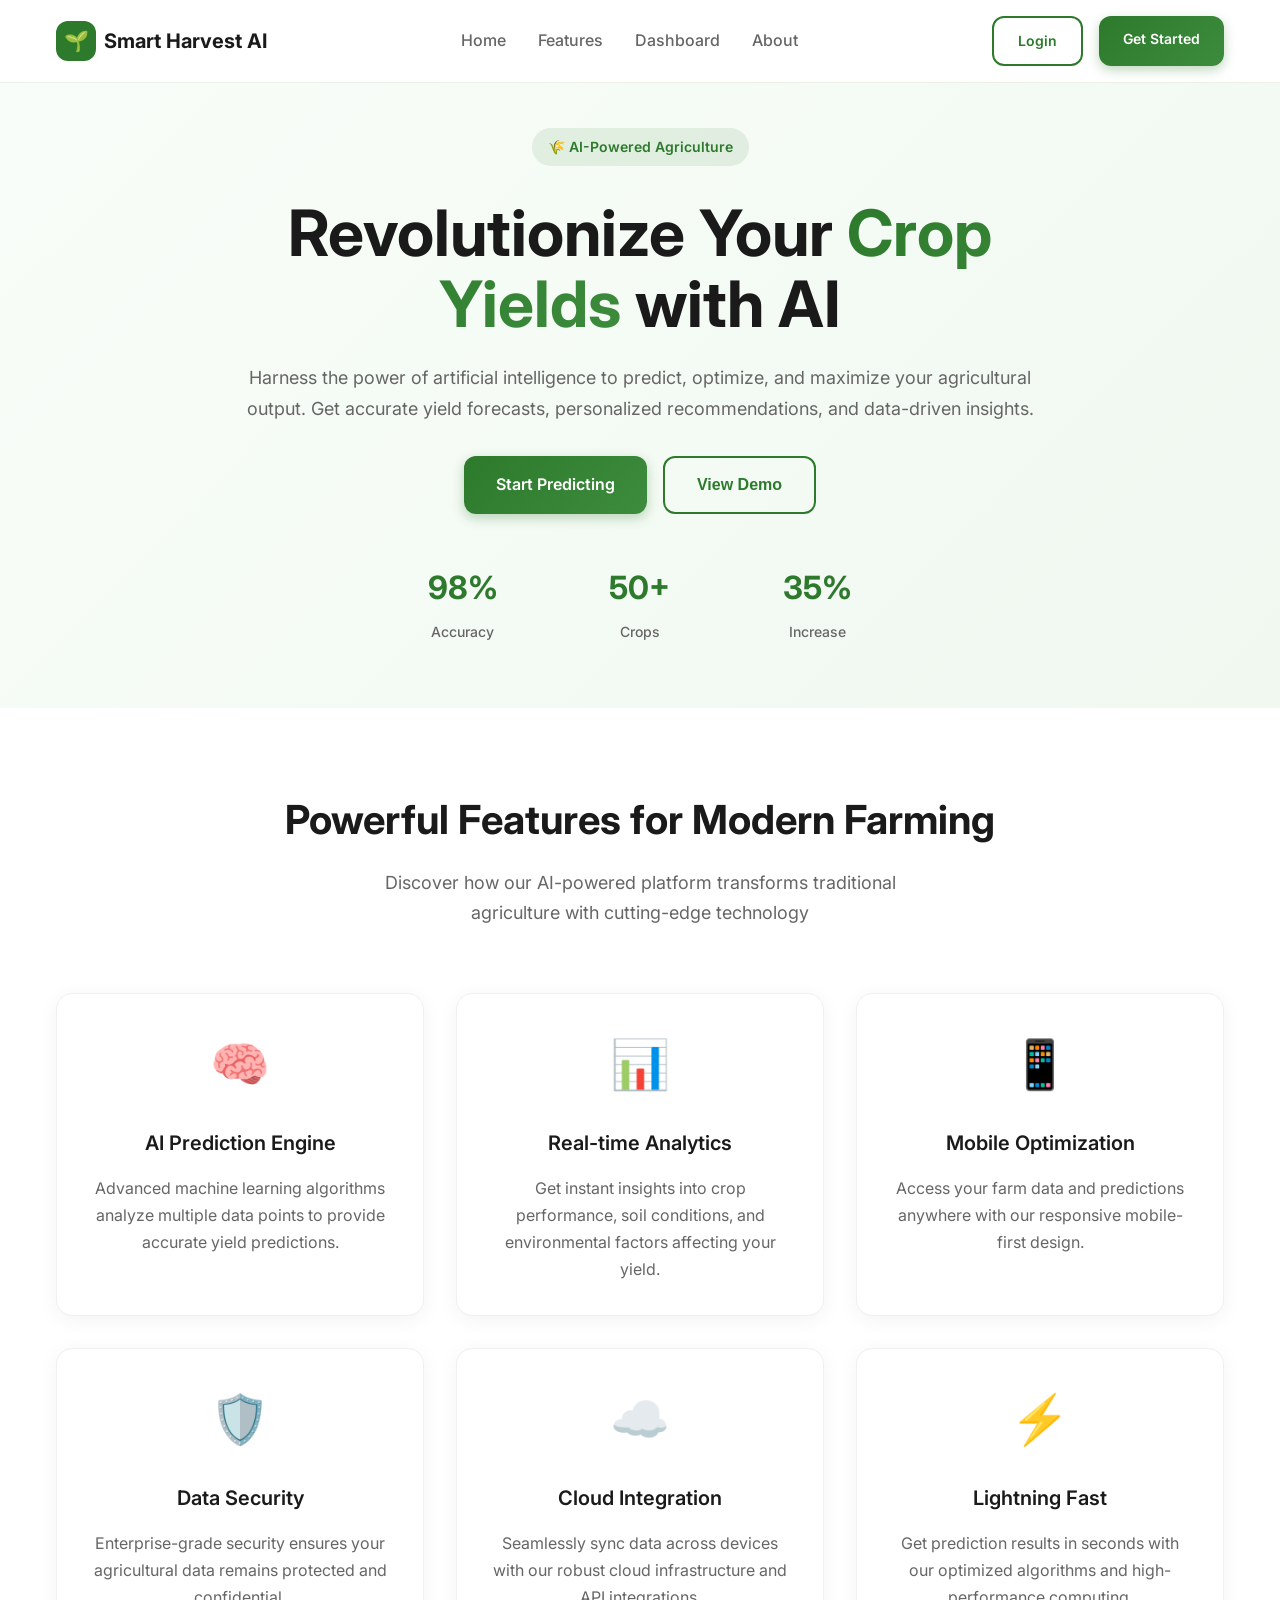
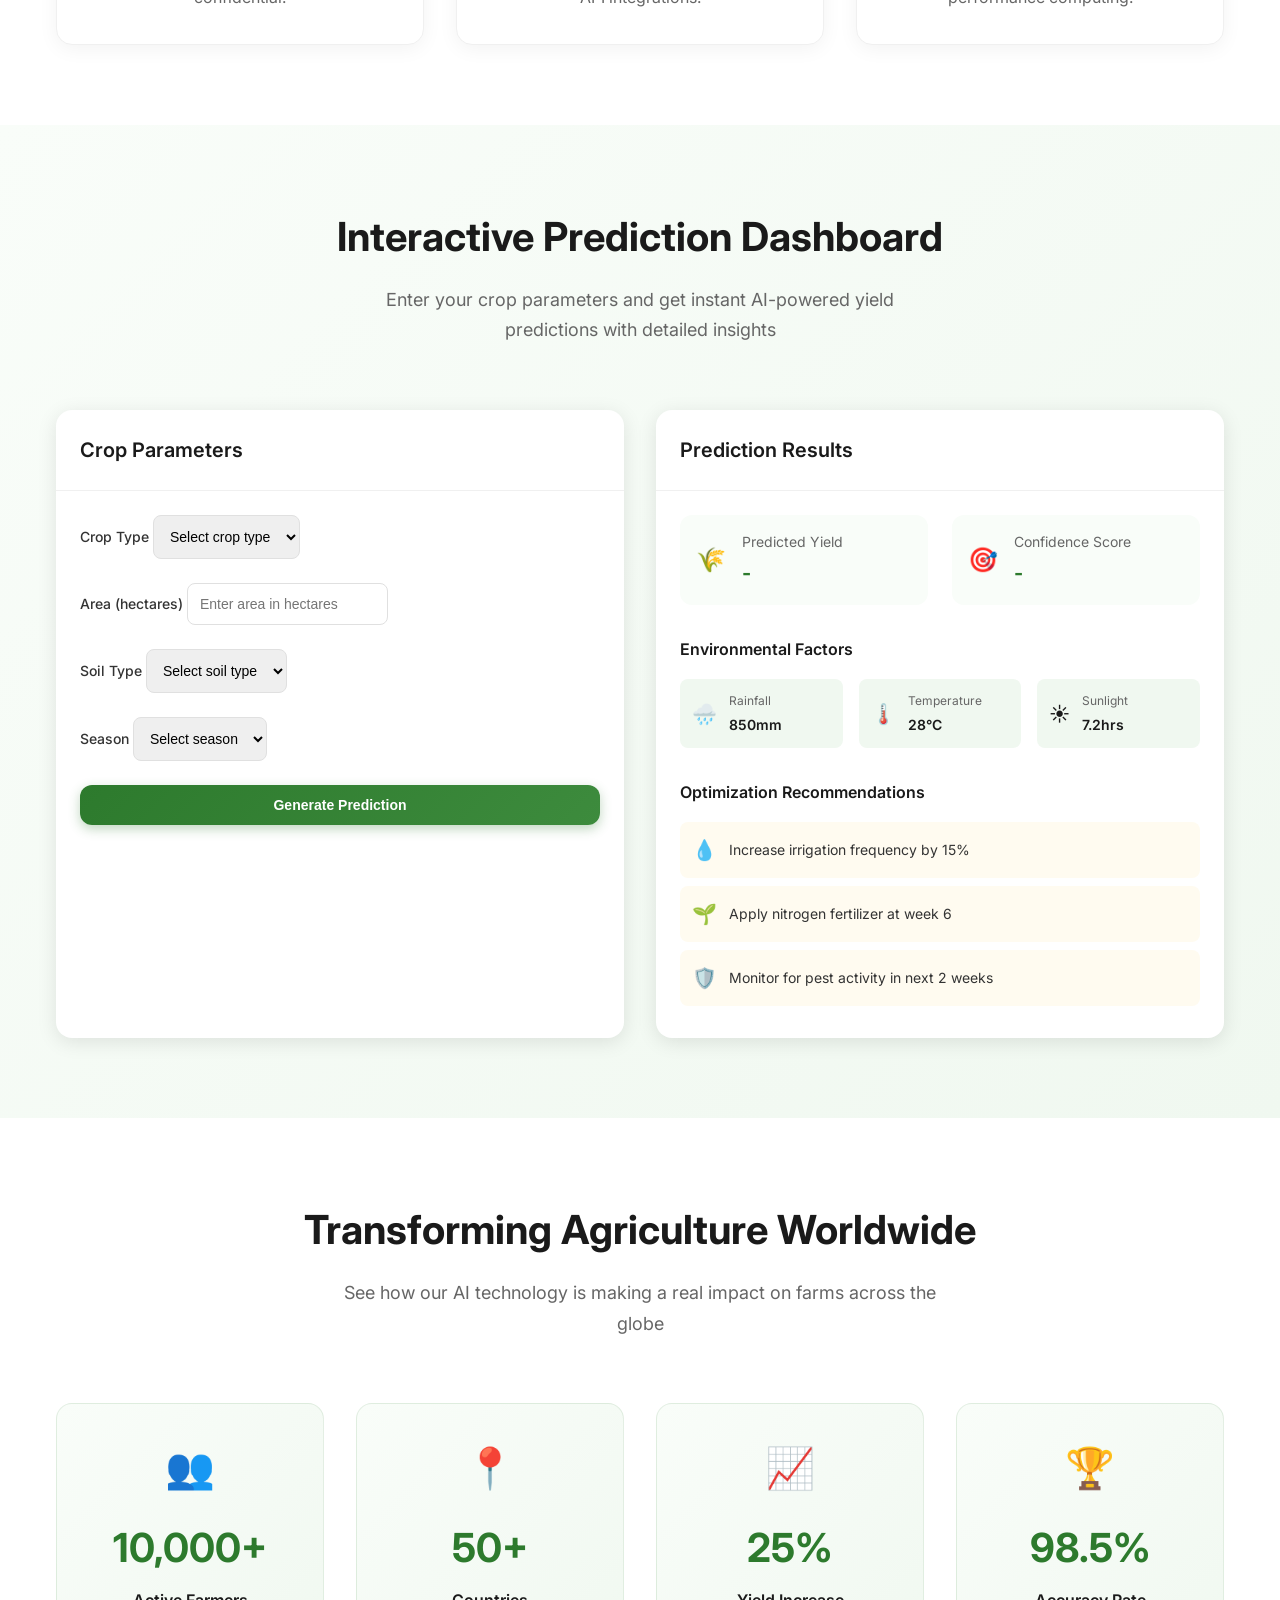
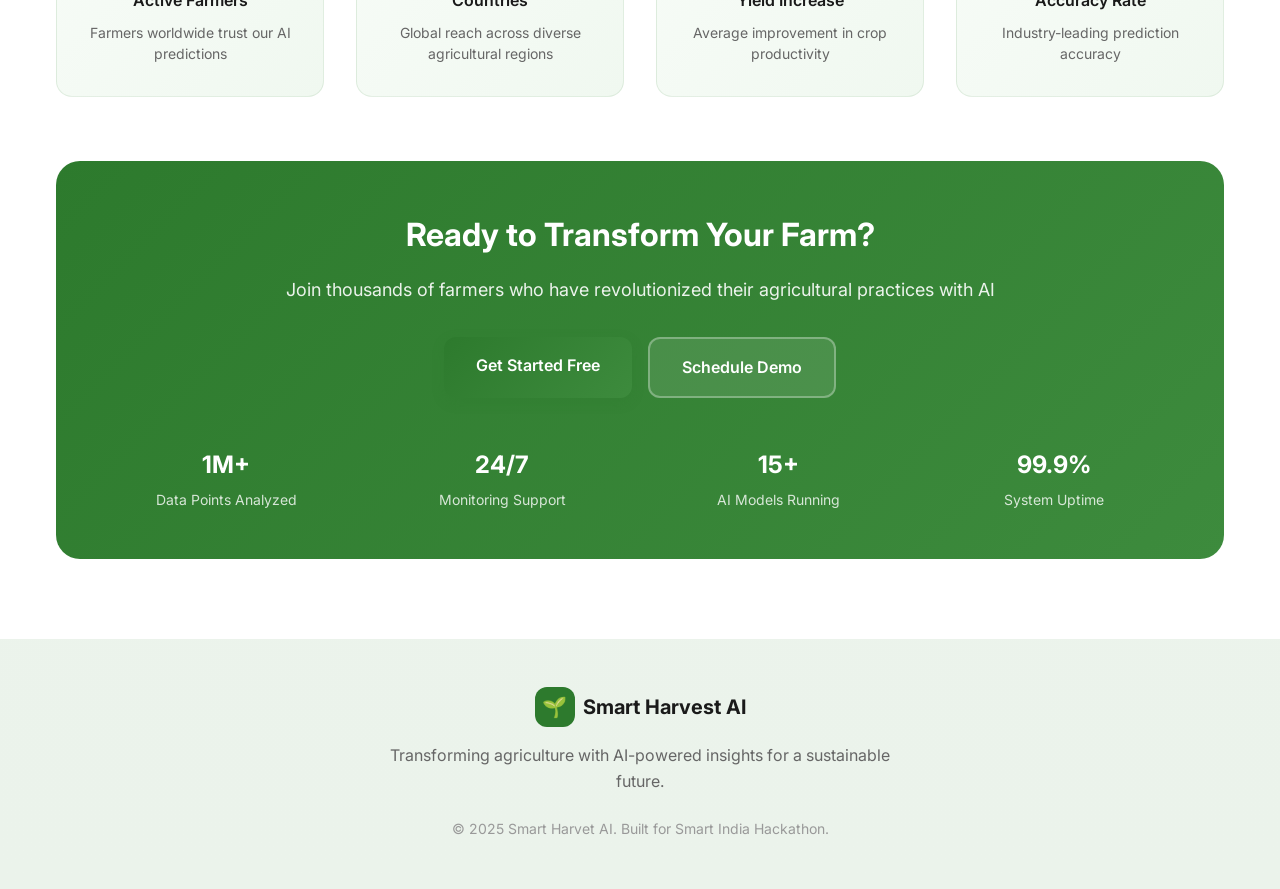
<file: index.html>
<!DOCTYPE html>
<html lang="en">

<head>
    <meta charset="UTF-8">
    <meta name="viewport" content="width=device-width, initial-scale=1.0">
    <title>CropAI - AI-Powered Crop Yield Prediction</title>
    <meta name="description"
        content="Revolutionize your crop yields with AI-powered predictions and optimization recommendations">
    <meta name="author" content="CropAI Team">

    <!-- Open Graph Meta Tags -->
    <meta property="og:title" content="CropAI - AI-Powered Agriculture">
    <meta property="og:description" content="Transform your farming with intelligent crop yield predictions">
    <meta property="og:type" content="website">
    <meta property="og:image" content="https://lovable.dev/opengraph-image-p98pqg.png">

    <!-- Twitter Card Meta Tags -->
    <meta name="twitter:card" content="summary_large_image">
    <meta name="twitter:site" content="@cropai_tech">
    <meta name="twitter:image" content="https://lovable.dev/opengraph-image-p98pqg.png">

    <link rel="stylesheet" href="styles.css">
    <link rel="preconnect" href="https://fonts.googleapis.com">
    <link rel="preconnect" href="https://fonts.gstatic.com" crossorigin>
    <link href="https://fonts.googleapis.com/css2?family=Inter:wght@300;400;500;600;700&display=swap" rel="stylesheet">
</head>

<body>
    <!-- Header -->
    <header class="header">
        <div class="container">
            <div class="nav-wrapper">
                <!-- Logo -->
                <div class="logo">
                    <div class="logo-icon">🌱</div>
                    <span class="logo-text">Smart Harvest AI</span>
                </div>

                <!-- Desktop Navigation -->
                <nav class="nav-desktop">
                    <a href="#home" class="nav-link">Home</a>
                    <a href="#features" class="nav-link">Features</a>
                    <a href="#dashboard" class="nav-link">Dashboard</a>
                    <a href="#about" class="nav-link">About</a>
                </nav>

                <!-- Desktop Actions -->
                <div class="nav-actions">
                    <a href="login.html" class="btn btn-outline">Login</a>
                    <a href="register.html" class="btn btn-primary">Get Started</a>
                </div>

                <!-- Mobile Menu Button -->
                <button class="mobile-menu-btn" id="mobileMenuBtn" title="Open Mobile Menu">
                    <span class="hamburger"></span>
                </button>
            </div>

            <!-- Mobile Navigation -->
            <nav class="nav-mobile" id="mobileNav">
                <a href="#home" class="nav-link-mobile">Home</a>
                <a href="#features" class="nav-link-mobile">Features</a>
                <a href="#dashboard" class="nav-link-mobile">Dashboard</a>
                <a href="#about" class="nav-link-mobile">About</a>
                <div class="nav-actions-mobile">
                    <a href="login.html" class="btn btn-outline">Login</a>
                    <a href="register.html" class="btn btn-primary">Get Started</a>
                </div>
            </nav>
        </div>
    </header>

    <main>
        <!-- Hero Section -->
        <section id="home" class="hero">
            <div class="container">
                <div class="hero-content">
                    <div class="hero-badge">
                        🌾 AI-Powered Agriculture
                    </div>
                    <h1 class="hero-title">
                        Revolutionize Your <span class="gradient-text">Crop Yields</span> with AI
                    </h1>
                    <p class="hero-description">
                        Harness the power of artificial intelligence to predict, optimize, and maximize your
                        agricultural output. Get accurate yield forecasts, personalized recommendations, and data-driven
                        insights.
                    </p>
                    <div class="hero-actions">
                        <a href="register.html" class="btn btn-primary btn-lg">Start Predicting</a>
                        <button class="btn btn-outline btn-lg">View Demo</button>
                    </div>
                    <div class="hero-stats">
                        <div class="stat">
                            <div class="stat-number">98%</div>
                            <div class="stat-label">Accuracy</div>
                        </div>
                        <div class="stat">
                            <div class="stat-number">50+</div>
                            <div class="stat-label">Crops</div>
                        </div>
                        <div class="stat">
                            <div class="stat-number">35%</div>
                            <div class="stat-label">Increase</div>
                        </div>
                    </div>
                </div>
            </div>
        </section>

        <!-- Features Section -->
        <section id="features" class="features">
            <div class="container">
                <div class="section-header">
                    <h2 class="section-title">Powerful Features for Modern Farming</h2>
                    <p class="section-description">
                        Discover how our AI-powered platform transforms traditional agriculture with cutting-edge
                        technology
                    </p>
                </div>
                <div class="features-grid">
                    <div class="feature-card">
                        <div class="feature-icon">🧠</div>
                        <h3 class="feature-title">AI Prediction Engine</h3>
                        <p class="feature-description">Advanced machine learning algorithms analyze multiple data points
                            to provide accurate yield predictions.</p>
                    </div>
                    <div class="feature-card">
                        <div class="feature-icon">📊</div>
                        <h3 class="feature-title">Real-time Analytics</h3>
                        <p class="feature-description">Get instant insights into crop performance, soil conditions, and
                            environmental factors affecting your yield.</p>
                    </div>
                    <div class="feature-card">
                        <div class="feature-icon">📱</div>
                        <h3 class="feature-title">Mobile Optimization</h3>
                        <p class="feature-description">Access your farm data and predictions anywhere with our
                            responsive mobile-first design.</p>
                    </div>
                    <div class="feature-card">
                        <div class="feature-icon">🛡️</div>
                        <h3 class="feature-title">Data Security</h3>
                        <p class="feature-description">Enterprise-grade security ensures your agricultural data remains
                            protected and confidential.</p>
                    </div>
                    <div class="feature-card">
                        <div class="feature-icon">☁️</div>
                        <h3 class="feature-title">Cloud Integration</h3>
                        <p class="feature-description">Seamlessly sync data across devices with our robust cloud
                            infrastructure and API integrations.</p>
                    </div>
                    <div class="feature-card">
                        <div class="feature-icon">⚡</div>
                        <h3 class="feature-title">Lightning Fast</h3>
                        <p class="feature-description">Get prediction results in seconds with our optimized algorithms
                            and high-performance computing.</p>
                    </div>
                </div>
            </div>
        </section>

        <!-- Dashboard Section -->
        <section id="dashboard" class="dashboard">
            <div class="container">
                <div class="section-header">
                    <h2 class="section-title">Interactive Prediction Dashboard</h2>
                    <p class="section-description">
                        Enter your crop parameters and get instant AI-powered yield predictions with detailed insights
                    </p>
                </div>

                <div class="dashboard-grid">
                    <!-- Input Panel -->
                    <div class="dashboard-card">
                        <div class="card-header">
                            <h3 class="card-title">Crop Parameters</h3>
                        </div>
                        <div class="card-content">
                            <form class="dashboard-form">
                                <div class="form-group">
                                    <label for="cropType" class="form-label">Crop Type</label>
                                    <select id="cropType" class="form-select">
                                        <option value="">Select crop type</option>
                                        <option value="wheat">Wheat</option>
                                        <option value="rice">Rice</option>
                                        <option value="corn">Corn</option>
                                        <option value="soybean">Soybean</option>
                                    </select>
                                </div>
                                <div class="form-group">
                                    <label for="area" class="form-label">Area (hectares)</label>
                                    <input type="number" id="area" class="form-input"
                                        placeholder="Enter area in hectares">
                                </div>
                                <div class="form-group">
                                    <label for="soilType" class="form-label">Soil Type</label>
                                    <select id="soilType" class="form-select">
                                        <option value="">Select soil type</option>
                                        <option value="clay">Clay</option>
                                        <option value="loam">Loam</option>
                                        <option value="sandy">Sandy</option>
                                        <option value="silt">Silt</option>
                                    </select>
                                </div>
                                <div class="form-group">
                                    <label for="season" class="form-label">Season</label>
                                    <select id="season" class="form-select">
                                        <option value="">Select season</option>
                                        <option value="kharif">Kharif</option>
                                        <option value="rabi">Rabi</option>
                                        <option value="zaid">Zaid</option>
                                    </select>
                                </div>
                                <button type="button" class="btn btn-primary btn-full" onclick="generatePrediction()">
                                    Generate Prediction
                                </button>
                            </form>
                        </div>
                    </div>

                    <!-- Results Panel -->
                    <div class="dashboard-card">
                        <div class="card-header">
                            <h3 class="card-title">Prediction Results</h3>
                        </div>
                        <div class="card-content">
                            <div class="results-grid">
                                <div class="result-item">
                                    <div class="result-icon">🌾</div>
                                    <div class="result-content">
                                        <div class="result-label">Predicted Yield</div>
                                        <div class="result-value" id="predictedYield">-</div>
                                    </div>
                                </div>
                                <div class="result-item">
                                    <div class="result-icon">🎯</div>
                                    <div class="result-content">
                                        <div class="result-label">Confidence Score</div>
                                        <div class="result-value" id="confidenceScore">-</div>
                                    </div>
                                </div>
                            </div>

                            <div class="environmental-factors">
                                <h4 class="factors-title">Environmental Factors</h4>
                                <div class="factors-grid">
                                    <div class="factor-item">
                                        <div class="factor-icon">🌧️</div>
                                        <div class="factor-content">
                                            <div class="factor-label">Rainfall</div>
                                            <div class="factor-value">850mm</div>
                                        </div>
                                    </div>
                                    <div class="factor-item">
                                        <div class="factor-icon">🌡️</div>
                                        <div class="factor-content">
                                            <div class="factor-label">Temperature</div>
                                            <div class="factor-value">28°C</div>
                                        </div>
                                    </div>
                                    <div class="factor-item">
                                        <div class="factor-icon">☀️</div>
                                        <div class="factor-content">
                                            <div class="factor-label">Sunlight</div>
                                            <div class="factor-value">7.2hrs</div>
                                        </div>
                                    </div>
                                </div>
                            </div>

                            <div class="recommendations">
                                <h4 class="recommendations-title">Optimization Recommendations</h4>
                                <div class="recommendation-item">
                                    <div class="recommendation-icon">💧</div>
                                    <div class="recommendation-text">Increase irrigation frequency by 15%</div>
                                </div>
                                <div class="recommendation-item">
                                    <div class="recommendation-icon">🌱</div>
                                    <div class="recommendation-text">Apply nitrogen fertilizer at week 6</div>
                                </div>
                                <div class="recommendation-item">
                                    <div class="recommendation-icon">🛡️</div>
                                    <div class="recommendation-text">Monitor for pest activity in next 2 weeks</div>
                                </div>
                            </div>
                        </div>
                    </div>
                </div>
            </div>
        </section>

        <!-- Statistics Section -->
        <section id="about" class="statistics">
            <div class="container">
                <div class="section-header">
                    <h2 class="section-title">Transforming Agriculture Worldwide</h2>
                    <p class="section-description">
                        See how our AI technology is making a real impact on farms across the globe
                    </p>
                </div>

                <div class="stats-grid">
                    <div class="stat-card">
                        <div class="stat-icon">👥</div>
                        <div class="stat-number">10,000+</div>
                        <div class="stat-label">Active Farmers</div>
                        <div class="stat-description">Farmers worldwide trust our AI predictions</div>
                    </div>
                    <div class="stat-card">
                        <div class="stat-icon">📍</div>
                        <div class="stat-number">50+</div>
                        <div class="stat-label">Countries</div>
                        <div class="stat-description">Global reach across diverse agricultural regions</div>
                    </div>
                    <div class="stat-card">
                        <div class="stat-icon">📈</div>
                        <div class="stat-number">25%</div>
                        <div class="stat-label">Yield Increase</div>
                        <div class="stat-description">Average improvement in crop productivity</div>
                    </div>
                    <div class="stat-card">
                        <div class="stat-icon">🏆</div>
                        <div class="stat-number">98.5%</div>
                        <div class="stat-label">Accuracy Rate</div>
                        <div class="stat-description">Industry-leading prediction accuracy</div>
                    </div>
                </div>

                <div class="cta-section">
                    <div class="cta-content">
                        <h3 class="cta-title">Ready to Transform Your Farm?</h3>
                        <p class="cta-description">
                            Join thousands of farmers who have revolutionized their agricultural practices with AI
                        </p>
                        <div class="cta-actions">
                            <a href="register.html" class="btn btn-primary btn-lg">Get Started Free</a>
                            <a href="login.html" class="btn btn-outline btn-lg">Schedule Demo</a>
                        </div>
                    </div>
                    <div class="cta-stats">
                        <div class="cta-stat">
                            <div class="cta-stat-number">1M+</div>
                            <div class="cta-stat-label">Data Points Analyzed</div>
                        </div>
                        <div class="cta-stat">
                            <div class="cta-stat-number">24/7</div>
                            <div class="cta-stat-label">Monitoring Support</div>
                        </div>
                        <div class="cta-stat">
                            <div class="cta-stat-number">15+</div>
                            <div class="cta-stat-label">AI Models Running</div>
                        </div>
                        <div class="cta-stat">
                            <div class="cta-stat-number">99.9%</div>
                            <div class="cta-stat-label">System Uptime</div>
                        </div>
                    </div>
                </div>
            </div>
        </section>
    </main>

    <!-- Footer -->
    <footer class="footer">
        <div class="container">
            <div class="footer-content">
                <div class="footer-logo">
                    <div class="logo-icon">🌱</div>
                    <span class="logo-text">Smart Harvest AI</span>
                </div>
                <p class="footer-description">
                    Transforming agriculture with AI-powered insights for a sustainable future.
                </p>
                <div class="footer-copyright">
                    © 2025 Smart Harvet AI. Built for Smart India Hackathon.
                </div>
            </div>
        </div>
    </footer>

    <script src="script.js"></script>
</body>

</html>
</file>
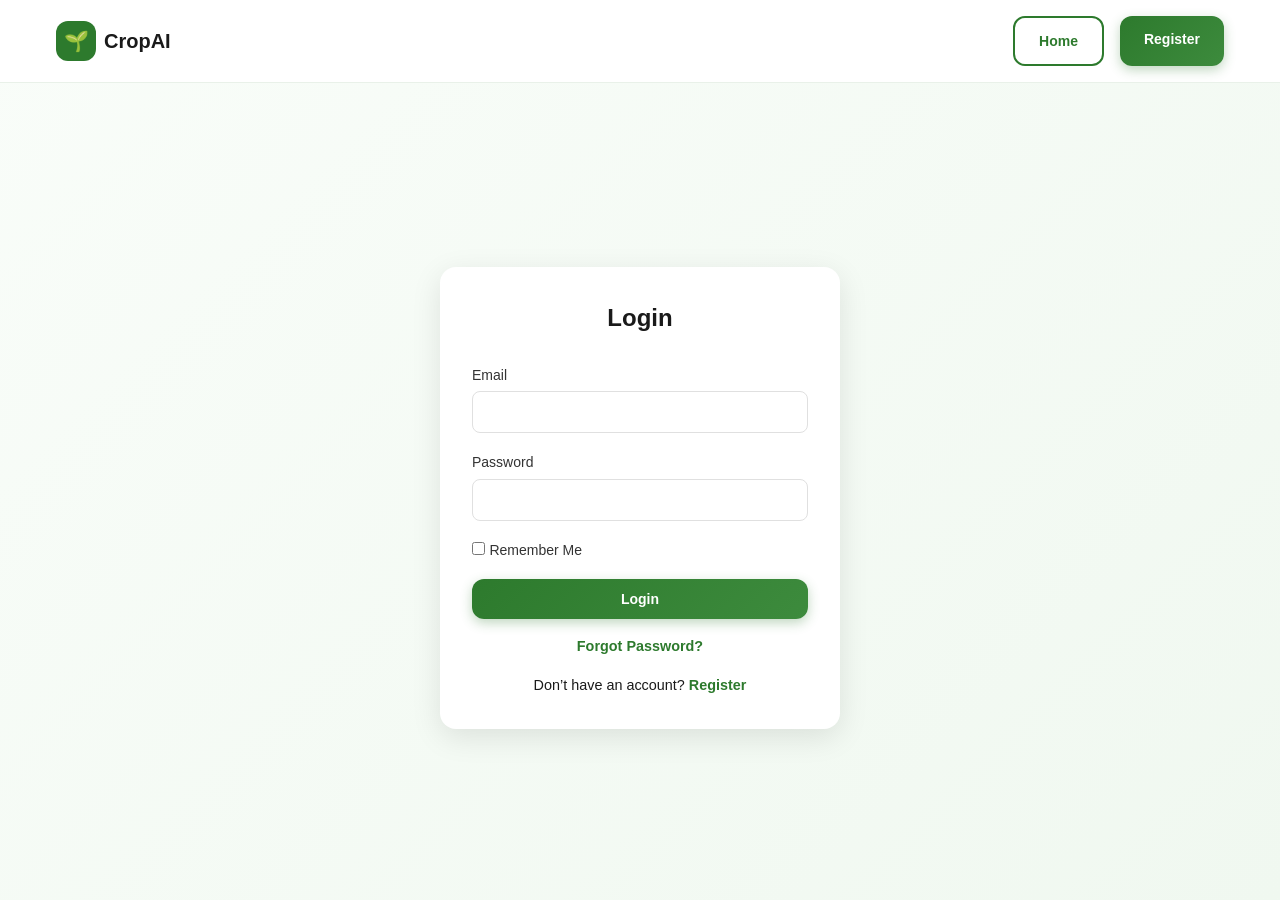
<file: login.html>
<!DOCTYPE html>
<html lang="en">
<head>
  <meta charset="UTF-8" />
  <meta name="viewport" content="width=device-width, initial-scale=1.0"/>
  <title>Login - CropAI</title>
  <link rel="stylesheet" href="styles.css" />
</head>
<body>
  <header class="header">
    <div class="container nav-wrapper">
      <div class="logo">
        <div class="logo-icon">🌱</div>
        <span class="logo-text">CropAI</span>
      </div>
      <div class="nav-actions">
        <a href="index.html" class="btn btn-outline">Home</a>
        <a href="register.html" class="btn btn-primary">Register</a>
      </div>
    </div>
  </header>

  <main class="auth-page">
    <div class="auth-container">
      <h2>Login</h2>
      <form id="loginForm" class="auth-form">
        <div class="form-group">
          <label for="loginEmail">Email</label>
          <input type="email" id="loginEmail" class="form-input" required />
        </div>
        <div class="form-group">
          <label for="loginPassword">Password</label>
          <input type="password" id="loginPassword" class="form-input" required />
        </div>
        <div class="form-group checkbox-group">
          <input type="checkbox" id="rememberMe" />
          <label for="rememberMe"> Remember Me</label>
        </div>
        <button type="submit" class="btn btn-primary btn-full">Login</button>
        <p class="switch-text"><a href="#">Forgot Password?</a></p>
        <p class="switch-text">Don’t have an account? <a href="register.html">Register</a></p>
      </form>
    </div>
  </main>

  <script src="script.js"></script>
</body>
</html>
</file>
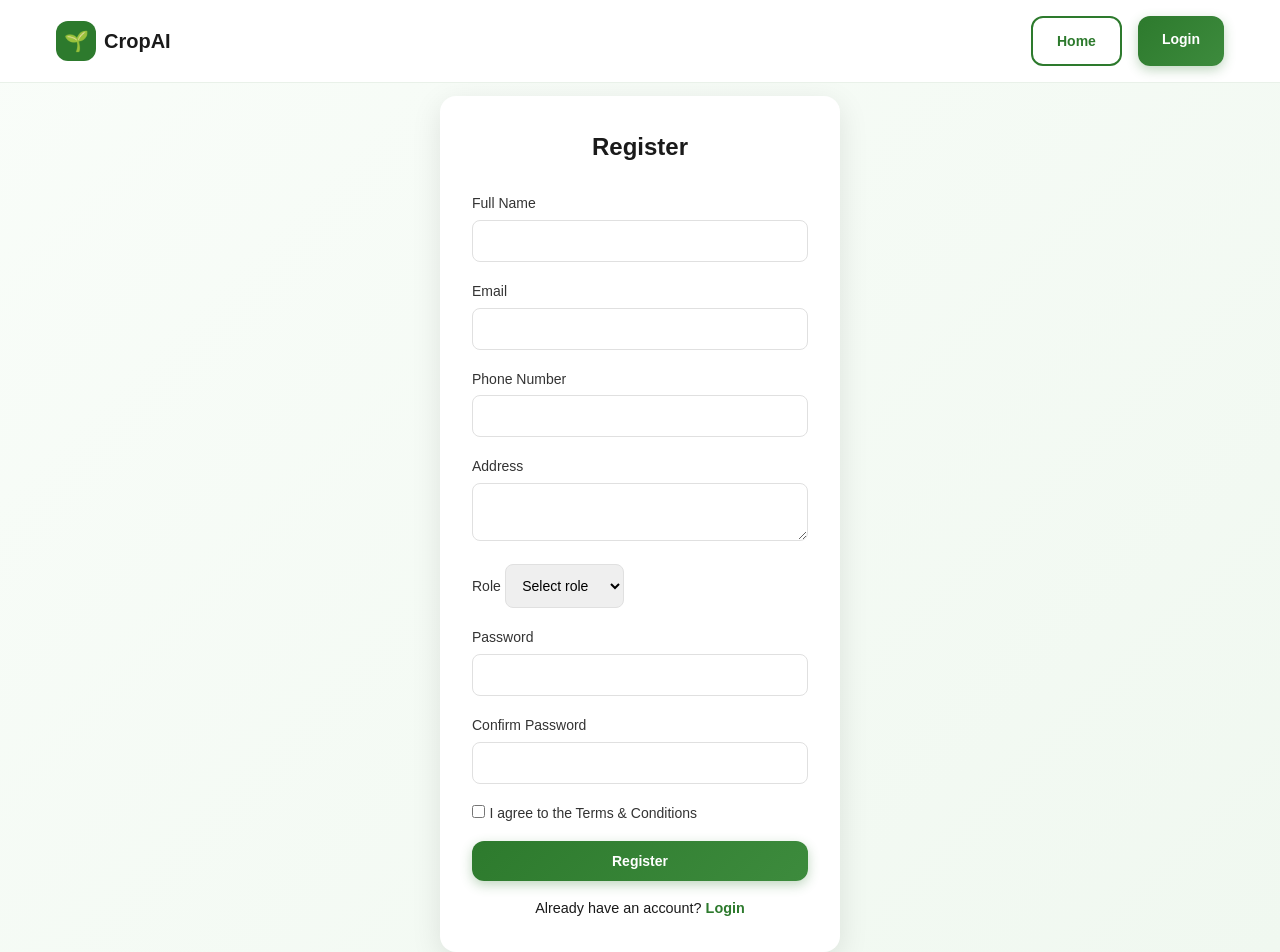
<file: register.html>
<!DOCTYPE html>
<html lang="en">
<head>
  <meta charset="UTF-8" />
  <meta name="viewport" content="width=device-width, initial-scale=1.0"/>
  <title>Register - CropAI</title>
  <link rel="stylesheet" href="styles.css" />
</head>
<body>
  <header class="header">
    <div class="container nav-wrapper">
      <div class="logo">
        <div class="logo-icon">🌱</div>
        <span class="logo-text">CropAI</span>
      </div>
      <div class="nav-actions">
        <a href="index.html" class="btn btn-outline">Home</a>
        <a href="login.html" class="btn btn-primary">Login</a>
      </div>
    </div>
  </header>

  <main class="auth-page">
    <div class="auth-container">
      <h2>Register</h2>
      <form id="registerForm" class="auth-form">
        <div class="form-group">
          <label for="registerName">Full Name</label>
          <input type="text" id="registerName" class="form-input" required />
        </div>
        <div class="form-group">
          <label for="registerEmail">Email</label>
          <input type="email" id="registerEmail" class="form-input" required />
        </div>
        <div class="form-group">
          <label for="registerPhone">Phone Number</label>
          <input type="tel" id="registerPhone" class="form-input" required />
        </div>
        <div class="form-group">
          <label for="registerAddress">Address</label>
          <textarea id="registerAddress" class="form-input" required></textarea>
        </div>
        <div class="form-group">
          <label for="registerRole">Role</label>
          <select id="registerRole" class="form-select" required>
            <option value="">Select role</option>
            <option value="farmer">Farmer</option>
            <option value="researcher">Researcher</option>
            <option value="agronomist">Agronomist</option>
            <option value="other">Other</option>
          </select>
        </div>
        <div class="form-group">
          <label for="registerPassword">Password</label>
          <input type="password" id="registerPassword" class="form-input" required />
        </div>
        <div class="form-group">
          <label for="registerConfirm">Confirm Password</label>
          <input type="password" id="registerConfirm" class="form-input" required />
        </div>
        <div class="form-group checkbox-group">
          <input type="checkbox" id="registerTerms" required />
          <label for="registerTerms">I agree to the Terms & Conditions</label>
        </div>
        <button type="submit" class="btn btn-primary btn-full">Register</button>
        <p class="switch-text">Already have an account? <a href="login.html">Login</a></p>
      </form>
    </div>
  </main>

  <script src="script.js"></script>
</body>
</html>
</file>
<file: styles.css>
/* Reset and Base Styles */
* {
    margin: 0;
    padding: 0;
    box-sizing: border-box;
}

body {
    font-family: 'Inter', -apple-system, BlinkMacSystemFont, 'Segoe UI', sans-serif;
    line-height: 1.6;
    color: #1a1a1a;
    background: linear-gradient(180deg, #f9fdf9, #f5faf5);
    min-height: 100vh;
}

.container {
    max-width: 1200px;
    margin: 0 auto;
    padding: 0 1rem;
}

/* Button Styles */
.btn {
    padding: 0.75rem 1.5rem;
    border-radius: 0.75rem;
    border: none;
    font-weight: 600;
    font-size: 0.875rem;
    cursor: pointer;
    transition: all 0.3s ease;
    text-decoration: none;
    display: inline-block;
    text-align: center;
}

.btn-primary {
    background: linear-gradient(135deg, #2d7a2d, #3d8b3d);
    color: white;
    box-shadow: 0 4px 12px rgba(45, 122, 45, 0.3);
}

.btn-primary:hover {
    transform: translateY(-2px);
    box-shadow: 0 6px 20px rgba(45, 122, 45, 0.4);
}

.btn-outline {
    background: transparent;
    color: #2d7a2d;
    border: 2px solid #2d7a2d;
}

.btn-outline:hover {
    background: #2d7a2d;
    color: white;
}

.btn-lg {
    padding: 1rem 2rem;
    font-size: 1rem;
}

.btn-full {
    width: 100%;
}

/* Header Styles */
.header {
    position: fixed;
    top: 0;
    left: 0;
    right: 0;
    background: rgba(255, 255, 255, 0.95);
    -webkit-backdrop-filter: blur(10px);
    backdrop-filter: blur(10px);
    border-bottom: 1px solid rgba(45, 122, 45, 0.1);
    z-index: 1000;
    padding: 1rem 0;
}

.nav-wrapper {
    display: flex;
    align-items: center;
    justify-content: space-between;
}

.logo {
    display: flex;
    align-items: center;
    gap: 0.5rem;
    font-weight: 700;
    font-size: 1.25rem;
    color: #1a1a1a;
}

.logo-icon {
    width: 2.5rem;
    height: 2.5rem;
    background: #2d7a2d;
    border-radius: 0.75rem;
    display: flex;
    align-items: center;
    justify-content: center;
    font-size: 1.25rem;
}

.nav-desktop {
    display: none;
    gap: 2rem;
}

.nav-link {
    color: #666;
    text-decoration: none;
    font-weight: 500;
    transition: color 0.3s ease;
}

.nav-link:hover {
    color: #2d7a2d;
}

.nav-actions {
    display: none;
    gap: 1rem;
}

.mobile-menu-btn {
    display: flex;
    flex-direction: column;
    justify-content: center;
    align-items: center;
    width: 2rem;
    height: 2rem;
    background: none;
    border: none;
    cursor: pointer;
}

.hamburger {
    width: 1.5rem;
    height: 2px;
    background: #2d7a2d;
    position: relative;
    transition: all 0.3s ease;
}

.hamburger::before,
.hamburger::after {
    content: '';
    position: absolute;
    width: 1.5rem;
    height: 2px;
    background: #2d7a2d;
    transition: all 0.3s ease;
}

.hamburger::before {
    top: -6px;
}

.hamburger::after {
    bottom: -6px;
}

.nav-mobile {
    display: none;
    flex-direction: column;
    gap: 1rem;
    padding: 1rem 0;
    border-top: 1px solid rgba(45, 122, 45, 0.1);
    margin-top: 1rem;
}

.nav-mobile.active {
    display: flex;
}

.nav-link-mobile {
    padding: 0.75rem 0;
    color: #666;
    text-decoration: none;
    font-weight: 500;
    border-bottom: 1px solid #f0f0f0;
}

.nav-actions-mobile {
    display: flex;
    flex-direction: column;
    gap: 1rem;
    margin-top: 1rem;
}

/* Hero Section */
.hero {
    padding: 8rem 0 4rem;
    background: linear-gradient(135deg, #f9fdf9, #f0f8f0);
    position: relative;
    overflow: hidden;
}

.hero-content {
    text-align: center;
    max-width: 800px;
    margin: 0 auto;
}

.hero-badge {
    display: inline-flex;
    align-items: center;
    gap: 0.5rem;
    background: rgba(45, 122, 45, 0.1);
    color: #2d7a2d;
    padding: 0.5rem 1rem;
    border-radius: 2rem;
    font-size: 0.875rem;
    font-weight: 600;
    margin-bottom: 2rem;
}

.hero-title {
    font-size: 3.5rem;
    font-weight: 700;
    line-height: 1.1;
    margin-bottom: 1.5rem;
    color: #1a1a1a;
}

.gradient-text {
    background: linear-gradient(135deg, #2d7a2d, #3d8b3d);
    -webkit-background-clip: text;
    background-clip: text;
    -webkit-text-fill-color: transparent;
}

.hero-description {
    font-size: 1.125rem;
    color: #666;
    margin-bottom: 2rem;
    line-height: 1.7;
}

.hero-actions {
    display: flex;
    gap: 1rem;
    justify-content: center;
    margin-bottom: 3rem;
    flex-wrap: wrap;
}

.hero-stats {
    display: grid;
    grid-template-columns: repeat(3, 1fr);
    gap: 2rem;
    max-width: 500px;
    margin: 0 auto;
}

.stat {
    text-align: center;
}

.stat-number {
    font-size: 2rem;
    font-weight: 700;
    color: #2d7a2d;
    margin-bottom: 0.5rem;
}

.stat-label {
    font-size: 0.875rem;
    color: #666;
    font-weight: 500;
}

/* Section Styles */
.section-header {
    text-align: center;
    margin-bottom: 4rem;
}

.section-title {
    font-size: 2.5rem;
    font-weight: 700;
    color: #1a1a1a;
    margin-bottom: 1rem;
}

.section-description {
    font-size: 1.125rem;
    color: #666;
    max-width: 600px;
    margin: 0 auto;
    line-height: 1.7;
}

/* Features Section */
.features {
    padding: 5rem 0;
    background: white;
}

.features-grid {
    display: grid;
    grid-template-columns: repeat(auto-fit, minmax(300px, 1fr));
    gap: 2rem;
}

.feature-card {
    background: white;
    padding: 2rem;
    border-radius: 1rem;
    border: 1px solid #f0f0f0;
    box-shadow: 0 4px 20px rgba(0, 0, 0, 0.05);
    transition: all 0.3s ease;
    text-align: center;
}

.feature-card:hover {
    transform: translateY(-5px);
    box-shadow: 0 8px 30px rgba(0, 0, 0, 0.1);
}

.feature-icon {
    font-size: 3rem;
    margin-bottom: 1.5rem;
}

.feature-title {
    font-size: 1.25rem;
    font-weight: 600;
    color: #1a1a1a;
    margin-bottom: 1rem;
}

.feature-description {
    color: #666;
    line-height: 1.7;
}

/* Dashboard Section */
.dashboard {
    padding: 5rem 0;
    background: linear-gradient(135deg, #f9fdf9, #f0f8f0);
}

.dashboard-grid {
    display: grid;
    grid-template-columns: 1fr 1fr;
    gap: 2rem;
    margin-top: 2rem;
}

.dashboard-card {
    background: white;
    border-radius: 1rem;
    box-shadow: 0 4px 20px rgba(0, 0, 0, 0.1);
    overflow: hidden;
}

.card-header {
    padding: 1.5rem;
    border-bottom: 1px solid #f0f0f0;
}

.card-title {
    font-size: 1.25rem;
    font-weight: 600;
    color: #1a1a1a;
}

.card-content {
    padding: 1.5rem;
}

.dashboard-form {
    display: flex;
    flex-direction: column;
    gap: 1.5rem;
}

.form-group {
    display: block;
    flex-direction: column;
    gap: 0.5rem;
}

.form-label {
    font-weight: 500;
    color: #333;
    font-size: 0.875rem;
}

.form-input,
.form-select {
    padding: 0.75rem;
    border: 1px solid #e0e0e0;
    border-radius: 0.5rem;
    font-size: 0.875rem;
    transition: border-color 0.3s ease;
}

.form-input:focus,
.form-select:focus {
    outline: none;
    border-color: #2d7a2d;
    box-shadow: 0 0 0 3px rgba(45, 122, 45, 0.1);
}

.results-grid {
    display: grid;
    grid-template-columns: 1fr 1fr;
    gap: 1.5rem;
    margin-bottom: 2rem;
}

.result-item {
    display: flex;
    align-items: center;
    gap: 1rem;
    padding: 1rem;
    background: #f9fdf9;
    border-radius: 0.75rem;
}

.result-icon {
    font-size: 1.5rem;
}

.result-label {
    font-size: 0.875rem;
    color: #666;
    margin-bottom: 0.25rem;
}

.result-value {
    font-size: 1.25rem;
    font-weight: 700;
    color: #2d7a2d;
}

.environmental-factors {
    margin-bottom: 2rem;
}

.factors-title,
.recommendations-title {
    font-size: 1rem;
    font-weight: 600;
    color: #1a1a1a;
    margin-bottom: 1rem;
}

.factors-grid {
    display: grid;
    grid-template-columns: repeat(3, 1fr);
    gap: 1rem;
}

.factor-item {
    display: flex;
    align-items: center;
    gap: 0.75rem;
    padding: 0.75rem;
    background: #f0f8f0;
    border-radius: 0.5rem;
}

.factor-icon {
    font-size: 1.25rem;
}

.factor-label {
    font-size: 0.75rem;
    color: #666;
    margin-bottom: 0.25rem;
}

.factor-value {
    font-size: 0.875rem;
    font-weight: 600;
    color: #1a1a1a;
}

.recommendation-item {
    display: flex;
    align-items: center;
    gap: 0.75rem;
    padding: 0.75rem;
    background: #fffbf0;
    border-radius: 0.5rem;
    margin-bottom: 0.5rem;
}

.recommendation-icon {
    font-size: 1.25rem;
}

.recommendation-text {
    font-size: 0.875rem;
    color: #333;
}

/* Statistics Section */
.statistics {
    padding: 5rem 0;
    background: white;
}

.stats-grid {
    display: grid;
    grid-template-columns: repeat(auto-fit, minmax(250px, 1fr));
    gap: 2rem;
    margin-bottom: 4rem;
}

.stat-card {
    text-align: center;
    padding: 2rem;
    background: linear-gradient(135deg, #f9fdf9, #f0f8f0);
    border-radius: 1rem;
    border: 1px solid rgba(45, 122, 45, 0.1);
}

.stat-icon {
    font-size: 2.5rem;
    margin-bottom: 1rem;
}

.stat-card .stat-number {
    font-size: 2.5rem;
    font-weight: 700;
    color: #2d7a2d;
    margin-bottom: 0.5rem;
}

.stat-card .stat-label {
    font-size: 1rem;
    font-weight: 600;
    color: #1a1a1a;
    margin-bottom: 0.5rem;
}

.stat-description {
    font-size: 0.875rem;
    color: #666;
    line-height: 1.5;
}

.cta-section {
    background: linear-gradient(135deg, #2d7a2d, #3d8b3d);
    border-radius: 1.5rem;
    padding: 3rem;
    text-align: center;
    color: white;
}

.cta-title {
    font-size: 2rem;
    font-weight: 700;
    margin-bottom: 1rem;
}

.cta-description {
    font-size: 1.125rem;
    margin-bottom: 2rem;
    opacity: 0.9;
}

.cta-actions {
    display: flex;
    gap: 1rem;
    justify-content: center;
    margin-bottom: 3rem;
    flex-wrap: wrap;
}

.cta-actions .btn-outline {
    background: rgba(255, 255, 255, 0.1);
    color: white;
    border: 2px solid rgba(255, 255, 255, 0.3);
}

.cta-actions .btn-outline:hover {
    background: white;
    color: #2d7a2d;
}

.cta-stats {
    display: grid;
    grid-template-columns: repeat(auto-fit, minmax(150px, 1fr));
    gap: 2rem;
}

.cta-stat-number {
    font-size: 1.5rem;
    font-weight: 700;
    margin-bottom: 0.25rem;
}

.cta-stat-label {
    font-size: 0.875rem;
    opacity: 0.8;
}

/* Footer */
.footer {
    background: rgba(45, 122, 45, 0.05);
    padding: 3rem 0;
}

.footer-content {
    text-align: center;
}

.footer-logo {
    display: flex;
    align-items: center;
    justify-content: center;
    gap: 0.5rem;
    font-weight: 700;
    font-size: 1.25rem;
    color: #1a1a1a;
    margin-bottom: 1rem;
}

.footer-description {
    color: #666;
    margin-bottom: 1.5rem;
    max-width: 500px;
    margin-left: auto;
    margin-right: auto;
}

.footer-copyright {
    font-size: 0.875rem;
    color: #999;
}

/* Responsive Design */
@media (min-width: 768px) {
    .nav-desktop {
        display: flex;
    }
    
    .nav-actions {
        display: flex;
    }
    
    .mobile-menu-btn {
        display: none;
    }
    
    .hero-title {
        font-size: 4rem;
    }
    
    .hero-actions {
        flex-wrap: nowrap;
    }
}

@media (max-width: 768px) {
    .hero {
        padding: 6rem 0 2rem;
    }
    
    .hero-title {
        font-size: 2.5rem;
    }
    
    .dashboard-grid {
        grid-template-columns: 1fr;
    }
    
    .results-grid {
        grid-template-columns: 1fr;
    }
    
    .factors-grid {
        grid-template-columns: 1fr;
    }
    
    .hero-stats {
        grid-template-columns: 1fr;
        gap: 1rem;
    }
    
    .cta-section {
        padding: 2rem;
    }
    
    .cta-title {
        font-size: 1.5rem;
    }
    
    .cta-actions {
        flex-direction: column;
        align-items: center;
    }
}

/* Auth Pages */
.auth-page {
  display: flex;
  justify-content: center;
  align-items: center;
  min-height: 100vh;
  background: linear-gradient(135deg, #f9fdf9, #f0f8f0);
  padding-top: 6rem; /* offset for fixed header */
}

.auth-container {
  background: #fff;
  padding: 2rem;
  border-radius: 1rem;
  width: 100%;
  max-width: 400px;
  box-shadow: 0 8px 30px rgba(0,0,0,0.1);
  text-align: center;
}

.auth-container h2 {
  margin-bottom: 1.5rem;
  font-size: 1.5rem;
  font-weight: 700;
}

.auth-form .form-group {
  margin-bottom: 1rem;
  text-align: left;
}

.auth-form label {
  font-weight: 500;
  color: #333;
  font-size: 0.875rem;
}

.auth-form .form-input {
  width: 100%;
  padding: 0.75rem;
  border: 1px solid #e0e0e0;
  border-radius: 0.5rem;
  font-size: 0.875rem;
  margin-top: 0.25rem;
  transition: border-color 0.3s ease;
}

.auth-form .form-input:focus {
  outline: none;
  border-color: #2d7a2d;
  box-shadow: 0 0 0 3px rgba(45, 122, 45, 0.1);
}

.switch-text {
  margin-top: 1rem;
  font-size: 0.9rem;
  text-align: center;
}
.switch-text a {
  color: #2d7a2d;
  font-weight: 600;
  text-decoration: none;
}
.switch-text a:hover {
  text-decoration: underline;
}
</file>
